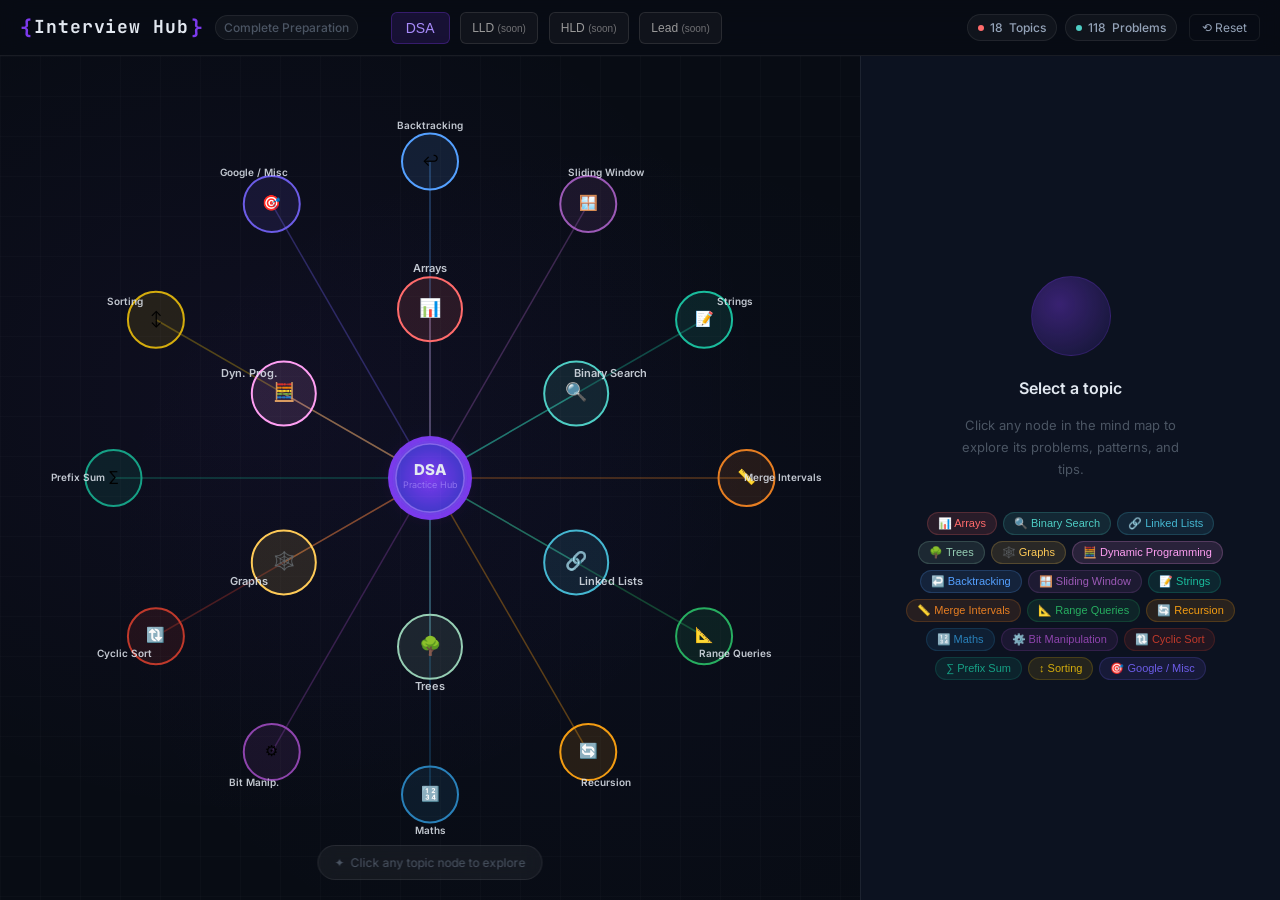
<file: index.html>
<!DOCTYPE html>
<html lang="en">
<head>
  <meta charset="UTF-8" />
  <meta name="viewport" content="width=device-width, initial-scale=1.0" />
  <title>DSA Practice Hub</title>
  <link rel="preconnect" href="https://fonts.googleapis.com" />
  <link rel="preconnect" href="https://fonts.gstatic.com" crossorigin />
  <link href="https://fonts.googleapis.com/css2?family=Inter:wght@300;400;500;600;700&family=JetBrains+Mono:wght@400;500&display=swap" rel="stylesheet" />
  <link rel="stylesheet" href="style.css" />
</head>
<body>

  <!-- ── Header ─────────────────────────────────────────── -->
  <header class="header">
    <div class="header-left">
      <div class="logo">
        <span class="logo-bracket">{</span>
        <span class="logo-text">Interview Hub</span>
        <span class="logo-bracket">}</span>
      </div>
      <span class="header-subtitle">Complete Preparation</span>
      <!-- Section tabs - scrollable on mobile -->
      <div style="display: flex; gap: 0.75rem; margin-left: 1.5rem; overflow-x: auto; flex-wrap: nowrap;">
        <button class="section-btn active" onclick="showSection('dsa')" style="padding: 0.5rem 1rem; background: rgba(124, 58, 237, 0.15); border: 1px solid rgba(124, 58, 237, 0.3); border-radius: 6px; color: #a78bfa; cursor: pointer; font-size: 14px; font-weight: 500; white-space: nowrap; flex-shrink: 0;">
          DSA
        </button>
        <button class="section-btn" onclick="showSection('lld')" style="padding: 0.5rem 0.8rem; background: rgba(100, 100, 100, 0.1); border: 1px solid rgba(100, 100, 100, 0.3); border-radius: 6px; color: #999; cursor: pointer; font-size: 12px; font-weight: 500; white-space: nowrap; flex-shrink: 0;">
          LLD <span style="font-size: 10px; opacity: 0.7;">(soon)</span>
        </button>
        <button class="section-btn" onclick="showSection('hld')" style="padding: 0.5rem 0.8rem; background: rgba(100, 100, 100, 0.1); border: 1px solid rgba(100, 100, 100, 0.3); border-radius: 6px; color: #999; cursor: pointer; font-size: 12px; font-weight: 500; white-space: nowrap; flex-shrink: 0;">
          HLD <span style="font-size: 10px; opacity: 0.7;">(soon)</span>
        </button>
        <button class="section-btn" onclick="showSection('leadership')" style="padding: 0.5rem 0.8rem; background: rgba(100, 100, 100, 0.1); border: 1px solid rgba(100, 100, 100, 0.3); border-radius: 6px; color: #999; cursor: pointer; font-size: 12px; font-weight: 500; white-space: nowrap; flex-shrink: 0;">
          Lead <span style="font-size: 10px; opacity: 0.7;">(soon)</span>
        </button>
      </div>
    </div>
    <div class="header-right">
      <div class="stats-bar">
        <div class="stat-chip">
          <span class="stat-dot" style="background:#FF6B6B"></span>
          <span id="totalTopics">0</span> Topics
        </div>
        <div class="stat-chip">
          <span class="stat-dot" style="background:#4ECDC4"></span>
          <span id="totalProblems">0</span> Problems
        </div>
      </div>
      <button class="btn-ghost" id="resetBtn" title="Reset view">⟲ Reset</button>
    </div>
  </header>

  <!-- ── Main Layout ─────────────────────────────────────── -->
  <main class="main-layout">

    <!-- Mind Map Canvas -->
    <div class="map-area" id="mapArea">
      <svg id="mindmapSvg" class="mindmap-svg">
        <defs>
          <radialGradient id="centerGrad" cx="50%" cy="50%" r="50%">
            <stop offset="0%" stop-color="#7C3AED" />
            <stop offset="100%" stop-color="#4338CA" />
          </radialGradient>
          <filter id="glow" x="-40%" y="-40%" width="180%" height="180%">
            <feGaussianBlur stdDeviation="4" result="blur" />
            <feMerge>
              <feMergeNode in="blur" />
              <feMergeNode in="SourceGraphic" />
            </feMerge>
          </filter>
          <filter id="softGlow" x="-60%" y="-60%" width="220%" height="220%">
            <feGaussianBlur stdDeviation="8" result="blur" />
            <feMerge>
              <feMergeNode in="blur" />
              <feMergeNode in="SourceGraphic" />
            </feMerge>
          </filter>
          <filter id="subtleGlow" x="-20%" y="-20%" width="140%" height="140%">
            <feGaussianBlur stdDeviation="2" result="blur" />
            <feMerge>
              <feMergeNode in="blur" />
              <feMergeNode in="SourceGraphic" />
            </feMerge>
          </filter>
        </defs>
        <!-- Rendered by JS -->
      </svg>

      <!-- Hint pill -->
      <div class="map-hint" id="mapHint">
        <span>✦</span> Click any topic node to explore
      </div>
    </div>

    <!-- Detail Panel -->
    <aside class="detail-panel" id="detailPanel">

      <!-- Empty State -->
      <div class="panel-empty" id="panelEmpty">
        <!-- Desktop: Mind map hint -->
        <div id="desktopEmpty" style="display: flex; flex-direction: column; align-items: center; justify-content: center; height: 100%; gap: 12px;">
          <div class="empty-orb"></div>
          <h3>Select a topic</h3>
          <p>Click any node in the mind map to explore its problems, patterns, and tips.</p>
          <div class="empty-topics-preview" id="emptyTopicsPreview">
            <!-- Filled by JS with quick-access chips -->
          </div>
        </div>
        <!-- Mobile: Topics list with explore buttons -->
        <div id="mobileTopicsView" style="display: none; width: 100%; overflow-y: auto; padding: 1rem; gap: 0.75rem; flex-direction: column;">
          <h3 style="margin: 0 0 1rem 0; font-size: 16px;">All Topics</h3>
          <div id="mobileTopicsGrid" style="display: grid; grid-template-columns: 1fr; gap: 12px;"></div>
        </div>
      </div>

      <!-- Topic Content -->
      <div class="panel-content hidden" id="panelContent">

        <!-- Topic Header -->
        <div class="topic-header" id="topicHeader">
          <button class="back-btn" id="backBtn">
            <span class="back-arrow">←</span> All Topics
          </button>
          <div class="topic-hero">
            <div class="topic-icon" id="topicIcon"></div>
            <div class="topic-hero-text">
              <h2 class="topic-name" id="topicName"></h2>
              <div class="topic-badges" id="topicBadges"></div>
            </div>
          </div>
        </div>

        <!-- Scroll area -->
        <div class="panel-scroll" id="panelScroll">

          <!-- Tips -->
          <section class="tips-section">
            <div class="section-label">
              <span class="section-icon">💡</span>
              <span>Key Patterns & Tips</span>
            </div>
            <ul class="tips-list" id="tipsList"></ul>
          </section>

          <!-- Problems -->
          <section class="problems-section">
            <div class="section-label">
              <span class="section-icon">🧩</span>
              <span>Problems</span>
              <span class="badge" id="problemCountBadge"></span>
            </div>
            <div class="problems-grid" id="problemsGrid"></div>
            <div style="text-align: center; margin-top: 1.5rem; padding-top: 1.5rem; border-top: 1px solid rgba(255,255,255,0.1);">
              <a id="exploreTopicLink" href="#" style="display: inline-block; padding: 0.75rem 1.5rem; background: rgba(124, 58, 237, 0.15); border: 1px solid rgba(124, 58, 237, 0.3); border-radius: 6px; color: #a78bfa; text-decoration: none; font-size: 14px; transition: all 0.2s; cursor: pointer;">
                Explore Full Topic →
              </a>
            </div>
          </section>

        </div>
      </div>
    </aside>
  </main>

  <!-- ── Problem Modal ───────────────────────────────────── -->
  <div class="modal-backdrop hidden" id="modalBackdrop">
    <div class="modal" id="modal" role="dialog" aria-modal="true">
      <div class="modal-header">
        <div class="modal-meta">
          <span class="modal-difficulty" id="modalDifficulty"></span>
          <span class="modal-num" id="modalNum"></span>
        </div>
        <h3 class="modal-title" id="modalTitle"></h3>
        <button class="modal-close" id="modalClose" aria-label="Close">✕</button>
      </div>
      <div class="modal-body">
        <div class="notes-header">
          <span class="notes-icon">📋</span>
          <span>Algorithm Notes</span>
        </div>
        <div class="notes-content" id="modalNotes"></div>
        <div class="modal-footer">
          <a class="btn-lc" id="modalLcLink" href="#" target="_blank" rel="noopener noreferrer">
            <svg width="16" height="16" viewBox="0 0 24 24" fill="currentColor">
              <path d="M13.483 0a1.374 1.374 0 0 0-.961.438L7.116 6.226l-3.854 4.126a5.266 5.266 0 0 0-1.209 2.104 5.35 5.35 0 0 0-.125.513 5.527 5.527 0 0 0 .062 2.362 5.83 5.83 0 0 0 .349 1.017 5.938 5.938 0 0 0 1.271 1.818l4.277 4.193.039.038c2.248 2.165 5.852 2.133 8.063-.074l2.396-2.392c.54-.54.54-1.414.003-1.955a1.378 1.378 0 0 0-1.951-.003l-2.396 2.392a3.021 3.021 0 0 1-4.205.038l-.02-.019-4.276-4.193c-.652-.64-.972-1.469-.948-2.263a2.68 2.68 0 0 1 .066-.523 2.545 2.545 0 0 1 .619-1.164L9.13 8.114c1.058-1.134 3.204-1.27 4.43-.278l3.501 2.831c.593.48 1.461.387 1.94-.207a1.384 1.384 0 0 0-.207-1.943l-3.5-2.831c-.8-.647-1.766-1.045-2.774-1.202l2.015-2.158A1.384 1.384 0 0 0 13.483 0zm-2.866 12.815a1.38 1.38 0 0 0-1.38 1.382 1.38 1.38 0 0 0 1.38 1.382H20.79a1.38 1.38 0 0 0 1.38-1.382 1.38 1.38 0 0 0-1.38-1.382z"/>
            </svg>
            Open on LeetCode
            <span class="btn-arrow">↗</span>
          </a>
          <button class="btn-ghost-sm" id="modalFileBtn">
            <span>📂</span> View file path
          </button>
        </div>
        <div class="file-path hidden" id="modalFilePath"></div>
      </div>
    </div>
  </div>

  <!-- ── Notes Layout (hidden by default) ──────────────────── -->
  <div class="notes-layout hidden" id="notesLayout">

    <!-- Notes Sidebar -->
    <aside class="notes-sidebar" id="notesSidebar">
      <div class="notes-nav" id="notesNav"></div>
    </aside>

    <!-- Notes Content Area -->
    <div class="notes-content-area" id="notesContentArea">
      <div class="notes-empty" id="notesEmpty">
        <div class="empty-orb" style="background:radial-gradient(circle at 35% 35%,rgba(20,184,166,0.4),rgba(6,95,70,0.1))"></div>
        <h3>Select a note</h3>
        <p>Pick any reference from the sidebar to read it here.</p>
      </div>
      <div class="notes-viewer hidden" id="notesViewer">
        <div class="notes-viewer-header" id="notesViewerHeader"></div>
        <div class="notes-md" id="notesMd"></div>
      </div>
    </div>

  </div>

  <script src="data.js"></script>
  <script src="notes-data.js"></script>
  <script src="app.js"></script>
  <script src="notes-app.js"></script>
</body>
</html>
</file>
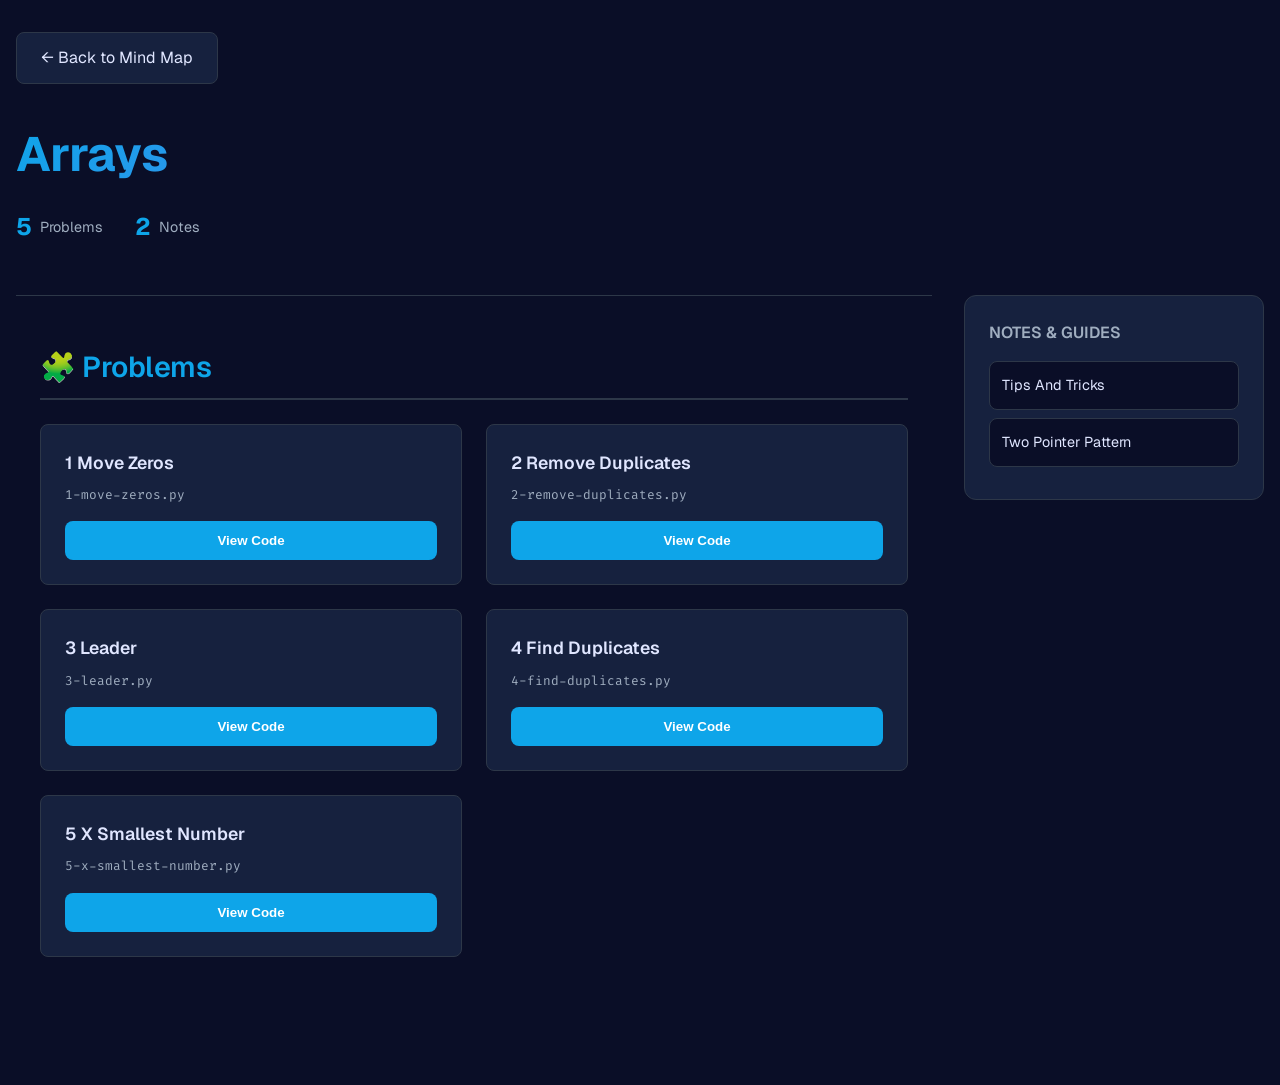
<file: dsa-topic-dynamic.html>
<!DOCTYPE html>
<html lang="en">
<head>
  <meta charset="UTF-8">
  <meta name="viewport" content="width=device-width, initial-scale=1.0">
  <title>Topic - Interview Prep Hub</title>
  <link rel="preconnect" href="https://fonts.googleapis.com">
  <link rel="preconnect" href="https://fonts.gstatic.com" crossorigin>
  <link href="https://fonts.googleapis.com/css2?family=Geist:wght@400;500;600;700&family=Fira+Code:wght@400;600&display=swap" rel="stylesheet">
  <link rel="stylesheet" href="styles-new.css">
  <link rel="stylesheet" href="enhanced.css">
  <style>
    :root {
      --bg-primary: #0a0e27;
      --bg-secondary: #16213e;
      --text-primary: #e0e6ff;
      --text-secondary: #a0aec0;
      --border-color: #2d3748;
      --accent-blue: #0ea5e9;
      --accent-purple: #a855f7;
      --radius-md: 8px;
      --radius-lg: 12px;
    }

    body {
      background: var(--bg-primary);
      color: var(--text-primary);
      font-family: 'Geist', sans-serif;
      line-height: 1.6;
      margin: 0;
      padding: 0;
    }

    .container {
      max-width: 1400px;
      margin: 0 auto;
      padding: 2rem 1rem;
    }

    .back-button {
      display: inline-block;
      margin-bottom: 2rem;
      padding: 0.75rem 1.5rem;
      background: var(--bg-secondary);
      border: 1px solid var(--border-color);
      color: var(--text-primary);
      border-radius: var(--radius-md);
      cursor: pointer;
      text-decoration: none;
      transition: all 0.2s;
    }

    .back-button:hover {
      border-color: var(--accent-blue);
    }

    .topic-header {
      margin-bottom: 3rem;
    }

    .topic-title {
      font-size: 3rem;
      font-weight: 700;
      margin: 0 0 0.5rem 0;
      background: linear-gradient(135deg, var(--accent-blue), var(--accent-purple));
      -webkit-background-clip: text;
      -webkit-text-fill-color: transparent;
      background-clip: text;
    }

    .topic-stats {
      display: flex;
      gap: 2rem;
      margin-top: 1rem;
      flex-wrap: wrap;
    }

    .stat {
      display: flex;
      align-items: center;
      gap: 0.5rem;
    }

    .stat-number {
      font-size: 1.5rem;
      font-weight: 700;
      color: var(--accent-blue);
    }

    .stat-label {
      color: var(--text-secondary);
      font-size: 0.9rem;
    }

    .content-grid {
      display: grid;
      grid-template-columns: 1fr 300px;
      gap: 2rem;
    }

    @media (max-width: 1024px) {
      .content-grid {
        grid-template-columns: 1fr;
      }
    }

    .main-content {
      order: 1;
    }

    .sidebar {
      order: 2;
      background: var(--bg-secondary);
      border: 1px solid var(--border-color);
      border-radius: var(--radius-lg);
      padding: 1.5rem;
      height: fit-content;
      position: sticky;
      top: 2rem;
    }

    @media (max-width: 1024px) {
      .sidebar {
        position: static;
        margin-bottom: 2rem;
      }
    }

    .section {
      margin-bottom: 3rem;
    }

    .section-title {
      font-size: 1.8rem;
      font-weight: 600;
      margin-bottom: 1.5rem;
      color: var(--accent-blue);
      border-bottom: 2px solid var(--border-color);
      padding-bottom: 0.5rem;
    }

    .problems-grid {
      display: grid;
      grid-template-columns: repeat(auto-fill, minmax(300px, 1fr));
      gap: 1.5rem;
    }

    .problem-card {
      background: var(--bg-secondary);
      border: 1px solid var(--border-color);
      border-radius: var(--radius-md);
      padding: 1.5rem;
      cursor: pointer;
      transition: all 0.2s;
      display: flex;
      flex-direction: column;
    }

    .problem-card:hover {
      border-color: var(--accent-blue);
      box-shadow: 0 0 20px rgba(14, 165, 233, 0.2);
    }

    .problem-name {
      font-weight: 600;
      font-size: 1.1rem;
      margin-bottom: 0.5rem;
      color: var(--text-primary);
    }

    .problem-file {
      font-size: 0.8rem;
      color: var(--text-secondary);
      margin-bottom: 1rem;
      font-family: 'Fira Code', monospace;
    }

    .view-button {
      margin-top: auto;
      padding: 0.75rem 1rem;
      background: var(--accent-blue);
      border: none;
      border-radius: var(--radius-md);
      color: white;
      cursor: pointer;
      font-weight: 600;
      transition: all 0.2s;
    }

    .view-button:hover {
      background: var(--accent-purple);
    }

    .notes-section h3 {
      font-size: 1rem;
      font-weight: 600;
      color: var(--text-secondary);
      text-transform: uppercase;
      margin-bottom: 1rem;
    }

    .note-item {
      padding: 0.75rem;
      background: var(--bg-primary);
      border: 1px solid var(--border-color);
      border-radius: var(--radius-md);
      cursor: pointer;
      margin-bottom: 0.5rem;
      transition: all 0.2s;
      font-size: 0.9rem;
      max-width: 100%;
      overflow: hidden;
      text-overflow: ellipsis;
    }

    .note-item:hover {
      background: var(--bg-primary);
      border-color: var(--accent-blue);
    }

    /* Modal Styles */
    .modal {
      display: none;
      position: fixed;
      top: 0;
      left: 0;
      right: 0;
      bottom: 0;
      background: rgba(0, 0, 0, 0.7);
      z-index: 1000;
      overflow-y: auto;
      padding: 1rem;
    }

    .modal.active {
      display: flex;
      align-items: flex-start;
      justify-content: center;
      padding-top: 2rem;
    }

    .modal-content {
      background: var(--bg-secondary);
      border: 1px solid var(--border-color);
      border-radius: var(--radius-lg);
      padding: 2rem;
      max-width: 900px;
      width: 100%;
      max-height: 90vh;
      overflow-y: auto;
      position: relative;
    }

    .modal-header {
      display: flex;
      justify-content: space-between;
      align-items: center;
      margin-bottom: 1.5rem;
      padding-bottom: 1rem;
      border-bottom: 1px solid var(--border-color);
    }

    .modal-title {
      font-size: 1.5rem;
      font-weight: 600;
    }

    .modal-close {
      background: none;
      border: none;
      color: var(--text-secondary);
      font-size: 1.5rem;
      cursor: pointer;
      padding: 0;
      width: 30px;
      height: 30px;
      display: flex;
      align-items: center;
      justify-content: center;
    }

    .modal-close:hover {
      color: var(--text-primary);
    }

    .code-block {
      background: #1e1e1e;
      border: 1px solid var(--border-color);
      border-radius: var(--radius-md);
      padding: 1rem;
      overflow-x: auto;
      margin: 1rem 0;
      font-size: 0.9rem;
      font-family: 'Fira Code', monospace;
      line-height: 1.5;
    }

    .dp-category {
      background: var(--bg-secondary);
      border: 1px solid var(--border-color);
      border-radius: var(--radius-md);
      padding: 1.5rem;
      margin-bottom: 2rem;
    }

    .dp-category-title {
      font-size: 1.3rem;
      font-weight: 600;
      color: var(--accent-purple);
      margin-bottom: 1rem;
      border-bottom: 1px solid var(--border-color);
      padding-bottom: 0.5rem;
    }

    .loading {
      text-align: center;
      padding: 3rem;
      font-size: 1.1rem;
      color: var(--text-secondary);
    }

    .error {
      background: rgba(239, 68, 68, 0.1);
      border: 1px solid rgba(239, 68, 68, 0.3);
      border-radius: var(--radius-md);
      padding: 1.5rem;
      color: #fca5a5;
      margin: 2rem 0;
    }
  </style>
</head>
<body>
  <div class="container">
    <a href="index.html" class="back-button">&larr; Back to Mind Map</a>

    <div class="topic-header" id="topicHeader">
      <div class="loading">Loading topic data...</div>
    </div>

    <div class="content-grid">
      <div class="main-content" id="mainContent"></div>
      <div class="sidebar" id="sidebar"></div>
    </div>
  </div>

  <!-- Code Modal -->
  <div class="modal" id="codeModal">
    <div class="modal-content">
      <div class="modal-header">
        <h2 class="modal-title" id="codeModalTitle">Code</h2>
        <button class="modal-close" onclick="closeModal('codeModal')">&times;</button>
      </div>
      <div id="codeModalBody"></div>
    </div>
  </div>

  <!-- Note Modal -->
  <div class="modal" id="noteModal">
    <div class="modal-content">
      <div class="modal-header">
        <h2 class="modal-title" id="noteModalTitle">Note</h2>
        <button class="modal-close" onclick="closeModal('noteModal')">&times;</button>
      </div>
      <div id="noteModalBody"></div>
    </div>
  </div>

  <script src="md-renderer.js"></script>
  <script>
    let allData = {};
    let problemCodes = {};

    // Load data
    async function loadData() {
      try {
        console.log('Starting to load all-data.json...');
        console.log('Current location:', window.location.href);

        // Try multiple paths
        const paths = [
          'all-data.json',
          './all-data.json',
          '/all-data.json'
        ];

        let response = null;
        let lastError = null;

        for (const path of paths) {
          try {
            console.log('Trying path:', path);
            response = await fetch(path);
            if (response.ok) {
              console.log('Successfully fetched from:', path);
              break;
            }
          } catch (err) {
            lastError = err;
            console.log('Failed path:', path, err);
          }
        }

        if (!response || !response.ok) {
          throw new Error(`Failed to fetch all-data.json from any path. Last error: ${lastError?.message}`);
        }

        const text = await response.text();
        console.log('Response text length:', text.length);

        allData = JSON.parse(text);
        console.log('JSON parsed successfully. Topics:', Object.keys(allData).join(', '));

        renderTopic();
      } catch (error) {
        console.error('Error loading data:', error);
        console.error('Error message:', error.message);
        document.getElementById('topicHeader').innerHTML = '<div class="error">Error loading data: ' + error.message + '. Check console (F12) or ensure all-data.json exists.</div>';
      }
    }

    // Get topic from URL
    function getTopicFromURL() {
      const params = new URLSearchParams(window.location.search);
      return params.get('topic') || 'Array';
    }

    // Render topic
    function renderTopic() {
      problemCodes = {};  // Clear previous codes
      const topicName = getTopicFromURL();
      const topicData = allData[topicName];

      if (!topicData) {
        document.getElementById('topicHeader').innerHTML = `<div class="error">Topic "${topicName}" not found</div>`;
        return;
      }

      // Header
      const problems = topicData.problems || [];
      const notes = topicData.notes || [];
      const displayName = topicData.displayName || topicName;
      const headerHTML = `
        <h1 class="topic-title">${displayName}</h1>
        <div class="topic-stats">
          <div class="stat">
            <span class="stat-number">${problems.length}</span>
            <span class="stat-label">Problems</span>
          </div>
          <div class="stat">
            <span class="stat-number">${notes.length}</span>
            <span class="stat-label">Notes</span>
          </div>
        </div>
      `;
      document.getElementById('topicHeader').innerHTML = headerHTML;

      // Main content
      let mainHTML = '';

      // Problems section
      mainHTML += '<div class="section">';
      mainHTML += '<h2 class="section-title">🧩 Problems</h2>';

      // Special handling for DP
      if (topicName === 'DP' && topicData.categories) {
        mainHTML += '<div style="font-size: 0.9rem; color: var(--text-secondary); margin-bottom: 1.5rem;">Core DP Problems</div>';
        mainHTML += renderProblems(problems);

        for (const [categoryName, categoryData] of Object.entries(topicData.categories)) {
          mainHTML += '<div class="dp-category">';
          mainHTML += `<h3 class="dp-category-title">${categoryName}</h3>`;
          mainHTML += renderProblems(categoryData.problems || []);
          mainHTML += '</div>';
        }
      } else {
        mainHTML += renderProblems(problems);
      }
      mainHTML += '</div>';

      document.getElementById('mainContent').innerHTML = mainHTML;

      // Sidebar with notes
      let sidebarHTML = '<div class="notes-section"><h3>Notes & Guides</h3>';
      if (notes.length > 0) {
        notes.forEach((note, idx) => {
          const noteId = 'note_' + Date.now() + '_' + idx;
          problemCodes[noteId] = { topic: topicName, name: note.name, content: note.content };
          sidebarHTML += `<div class="note-item" onclick="openNoteModal('${noteId}')">${escapeHtml(note.name)}</div>`;
        });
      } else {
        sidebarHTML += '<div style="color: var(--text-secondary); font-size: 0.9rem;">No notes available</div>';
      }
      sidebarHTML += '</div>';
      document.getElementById('sidebar').innerHTML = sidebarHTML;
    }

    // Render problems grid
    function renderProblems(problems) {
      if (problems.length === 0) {
        return '<div style="color: var(--text-secondary);">No problems found</div>';
      }

      let html = '<div class="problems-grid">';
      problems.forEach((problem, idx) => {
        const displayName = problem.name || problem.filename;
        const codeId = 'code_' + Date.now() + '_' + Math.random().toString(36).substr(2, 9);
        problemCodes[codeId] = problem.code;

        html += `
          <div class="problem-card">
            <div class="problem-name">${escapeHtml(displayName)}</div>
            <div class="problem-file">${escapeHtml(problem.filename)}</div>
            <button class="view-button" onclick="openCodeModal('${escapeHtml(displayName)}', '${codeId}')">View Code</button>
          </div>
        `;
      });
      html += '</div>';
      return html;
    }

    // Open code modal
    function openCodeModal(name, codeId) {
      document.getElementById('codeModalTitle').textContent = name;
      const code = problemCodes[codeId] || 'Code not found';
      const codeBlock = `<pre class="code-block"><code>${escapeHtml(code)}</code></pre>`;
      document.getElementById('codeModalBody').innerHTML = codeBlock;
      document.getElementById('codeModal').classList.add('active');
    }

    // Open note modal
    function openNoteModal(noteId) {
      const noteData = problemCodes[noteId];
      if (!noteData || !noteData.content) {
        console.error('Note not found:', noteId);
        return;
      }

      document.getElementById('noteModalTitle').textContent = noteData.name;
      const renderedHTML = window.markdownToHTML ? window.markdownToHTML(noteData.content) : `<pre>${escapeHtml(noteData.content)}</pre>`;
      document.getElementById('noteModalBody').innerHTML = renderedHTML;
      document.getElementById('noteModal').classList.add('active');
    }

    // Close modal
    function closeModal(modalId) {
      document.getElementById(modalId).classList.remove('active');
    }

    // Escape key closes modal
    document.addEventListener('keydown', (e) => {
      if (e.key === 'Escape') {
        document.getElementById('codeModal').classList.remove('active');
        document.getElementById('noteModal').classList.remove('active');
      }
    });

    // Click outside modal closes it
    document.getElementById('codeModal').addEventListener('click', (e) => {
      if (e.target.id === 'codeModal') closeModal('codeModal');
    });

    document.getElementById('noteModal').addEventListener('click', (e) => {
      if (e.target.id === 'noteModal') closeModal('noteModal');
    });

    // Helper to escape HTML
    function escapeHtml(text) {
      const div = document.createElement('div');
      div.textContent = text;
      return div.innerHTML;
    }

    // Load on page load
    window.addEventListener('load', loadData);
  </script>
</body>
</html>
</file>
<file: style.css>
/* ═══════════════════════════════════════════════════════════════
   DSA Practice Hub — Stylesheet
   Dark theme, smooth animations, glassmorphism accents
   ═══════════════════════════════════════════════════════════════ */

/* ── Custom Properties ──────────────────────────────────────── */
:root {
  --bg-base:      #080c14;
  --bg-surface:   #0d1421;
  --bg-card:      #111827;
  --bg-card-hover:#161f32;
  --bg-panel:     #0c1220;

  --border:       rgba(255,255,255,0.07);
  --border-hover: rgba(255,255,255,0.15);

  --text-primary:  #e2e8f0;
  --text-secondary:#94a3b8;
  --text-muted:    #4b5563;

  --accent:       #7C3AED;
  --accent-soft:  rgba(124,58,237,0.15);

  --easy:   #22c55e;
  --medium: #f59e0b;
  --hard:   #ef4444;

  --radius-sm: 6px;
  --radius-md: 10px;
  --radius-lg: 16px;
  --radius-xl: 24px;

  --shadow-sm: 0 1px 3px rgba(0,0,0,0.4);
  --shadow-md: 0 4px 20px rgba(0,0,0,0.5);
  --shadow-lg: 0 12px 48px rgba(0,0,0,0.7);

  --panel-w: 420px;
  --header-h: 56px;

  --transition: 0.2s cubic-bezier(0.4, 0, 0.2, 1);
  --transition-slow: 0.4s cubic-bezier(0.4, 0, 0.2, 1);
  --spring: 0.3s cubic-bezier(0.34, 1.56, 0.64, 1);
}

/* ── Reset ───────────────────────────────────────────────────── */
*, *::before, *::after { box-sizing: border-box; margin: 0; padding: 0; }

html, body {
  height: 100%;
  overflow: hidden;
  background: var(--bg-base);
  color: var(--text-primary);
  font-family: 'Inter', system-ui, sans-serif;
  font-size: 14px;
  line-height: 1.6;
  -webkit-font-smoothing: antialiased;
}

/* ── Scrollbar ───────────────────────────────────────────────── */
::-webkit-scrollbar { width: 5px; }
::-webkit-scrollbar-track { background: transparent; }
::-webkit-scrollbar-thumb { background: rgba(255,255,255,0.08); border-radius: 99px; }
::-webkit-scrollbar-thumb:hover { background: rgba(255,255,255,0.14); }

/* ── Header ──────────────────────────────────────────────────── */
.header {
  height: var(--header-h);
  display: flex;
  align-items: center;
  justify-content: space-between;
  padding: 0 20px;
  background: rgba(8,12,20,0.9);
  border-bottom: 1px solid var(--border);
  backdrop-filter: blur(12px);
  position: relative;
  z-index: 20;
  flex-shrink: 0;
}

.header-left {
  display: flex;
  align-items: center;
  gap: 12px;
}

.logo {
  display: flex;
  align-items: center;
  gap: 2px;
  font-family: 'JetBrains Mono', monospace;
  font-size: 18px;
  font-weight: 700;
}

.logo-bracket {
  color: var(--accent);
  font-size: 20px;
}

.logo-text {
  color: var(--text-primary);
  letter-spacing: 0.05em;
}

.header-subtitle {
  color: var(--text-muted);
  font-size: 12px;
  font-weight: 500;
  padding: 2px 8px;
  background: rgba(255,255,255,0.04);
  border: 1px solid var(--border);
  border-radius: 99px;
}

.header-right {
  display: flex;
  align-items: center;
  gap: 12px;
}

.stats-bar {
  display: flex;
  align-items: center;
  gap: 8px;
}

.stat-chip {
  display: flex;
  align-items: center;
  gap: 6px;
  padding: 3px 10px;
  background: rgba(255,255,255,0.04);
  border: 1px solid var(--border);
  border-radius: 99px;
  font-size: 12px;
  color: var(--text-secondary);
  font-weight: 500;
}

.stat-dot {
  width: 6px;
  height: 6px;
  border-radius: 50%;
}

.btn-ghost {
  background: none;
  border: 1px solid var(--border);
  color: var(--text-secondary);
  padding: 5px 12px;
  border-radius: var(--radius-sm);
  cursor: pointer;
  font-size: 12px;
  font-family: inherit;
  transition: all var(--transition);
}

.btn-ghost:hover {
  border-color: var(--border-hover);
  color: var(--text-primary);
  background: rgba(255,255,255,0.04);
}

/* ── Main Layout ──────────────────────────────────────────────── */
.main-layout {
  display: flex;
  height: calc(100vh - var(--header-h));
  overflow: hidden;
}

/* ── Mind Map Area ────────────────────────────────────────────── */
.map-area {
  flex: 1;
  position: relative;
  overflow: hidden;
  background:
    radial-gradient(ellipse at 30% 40%, rgba(124,58,237,0.06) 0%, transparent 60%),
    radial-gradient(ellipse at 70% 60%, rgba(67,56,202,0.04) 0%, transparent 60%),
    var(--bg-base);
}

/* Subtle grid */
.map-area::before {
  content: '';
  position: absolute;
  inset: 0;
  background-image:
    linear-gradient(rgba(255,255,255,0.015) 1px, transparent 1px),
    linear-gradient(90deg, rgba(255,255,255,0.015) 1px, transparent 1px);
  background-size: 40px 40px;
  pointer-events: none;
}

.mindmap-svg {
  width: 100%;
  height: 100%;
  display: block;
}

/* Hint pill */
.map-hint {
  position: absolute;
  bottom: 20px;
  left: 50%;
  transform: translateX(-50%);
  background: rgba(255,255,255,0.05);
  border: 1px solid rgba(255,255,255,0.08);
  backdrop-filter: blur(8px);
  padding: 7px 16px;
  border-radius: 99px;
  font-size: 12px;
  color: var(--text-muted);
  display: flex;
  align-items: center;
  gap: 6px;
  transition: opacity 0.4s;
  pointer-events: none;
}

.map-hint.hidden { opacity: 0; }

/* ── Mind Map SVG Elements ────────────────────────────────────── */
.mm-line {
  stroke-width: 1.5;
  fill: none;
  opacity: 0.35;
  transition: opacity var(--transition);
}

.mm-line.active { opacity: 0.7; }

.mm-node {
  cursor: pointer;
}

.mm-node-circle {
  stroke-width: 2;
  transition: all var(--transition);
}

.mm-node:hover .mm-node-circle {
  stroke-width: 2.5;
}

.mm-node.selected .mm-node-circle {
  stroke-width: 3;
}

.mm-node-label {
  font-family: 'Inter', sans-serif;
  font-size: 11px;
  font-weight: 600;
  fill: var(--text-primary);
  text-anchor: middle;
  pointer-events: none;
  transition: opacity var(--transition);
}

.mm-node-emoji {
  font-size: 16px;
  text-anchor: middle;
  dominant-baseline: middle;
  pointer-events: none;
}

/* Center node pulse animation */
@keyframes centerPulse {
  0%, 100% { r: 42; opacity: 0.15; }
  50%       { r: 52; opacity: 0.05; }
}

.center-pulse-ring {
  animation: centerPulse 3s ease-in-out infinite;
  fill: var(--accent);
  pointer-events: none;
}

/* Node entrance animation */
@keyframes nodeIn {
  from { opacity: 0; transform: scale(0.5); }
  to   { opacity: 1; transform: scale(1); }
}

.mm-node { animation: nodeIn var(--spring) both; }
.mm-line { animation: fadeIn 0.5s ease both; }

@keyframes fadeIn {
  from { opacity: 0; }
  to   { opacity: 0.35; }
}

/* ── Detail Panel ─────────────────────────────────────────────── */
.detail-panel {
  width: var(--panel-w);
  background: var(--bg-panel);
  border-left: 1px solid var(--border);
  display: flex;
  flex-direction: column;
  overflow: hidden;
  position: relative;
  flex-shrink: 0;
  transition: width var(--transition-slow);
}

/* Empty State */
.panel-empty {
  flex: 1;
  display: flex;
  flex-direction: column;
  align-items: center;
  justify-content: center;
  padding: 32px 24px;
  gap: 12px;
  text-align: center;
}

.empty-orb {
  width: 80px;
  height: 80px;
  border-radius: 50%;
  background: radial-gradient(circle at 35% 35%, rgba(124,58,237,0.4), rgba(67,56,202,0.1));
  border: 1px solid rgba(124,58,237,0.2);
  margin-bottom: 8px;
  animation: orbFloat 4s ease-in-out infinite;
}

@keyframes orbFloat {
  0%, 100% { transform: translateY(0); }
  50%       { transform: translateY(-8px); }
}

.panel-empty h3 {
  font-size: 16px;
  font-weight: 600;
  color: var(--text-primary);
}

.panel-empty p {
  font-size: 13px;
  color: var(--text-muted);
  max-width: 240px;
  line-height: 1.7;
}

.empty-topics-preview {
  margin-top: 20px;
  display: flex;
  flex-wrap: wrap;
  gap: 6px;
  justify-content: center;
  max-width: 340px;
}

.topic-chip {
  padding: 4px 10px;
  border-radius: 99px;
  font-size: 11px;
  font-weight: 500;
  cursor: pointer;
  border: 1px solid transparent;
  transition: all var(--transition);
  display: flex;
  align-items: center;
  gap: 4px;
}

.topic-chip:hover {
  transform: translateY(-1px);
  border-color: rgba(255,255,255,0.1);
}

/* Topic Content Panel */
.panel-content {
  display: flex;
  flex-direction: column;
  height: 100%;
  overflow: hidden;
}

.panel-content.hidden { display: none; }

.topic-header {
  padding: 16px 20px 0;
  flex-shrink: 0;
  border-bottom: 1px solid var(--border);
  padding-bottom: 16px;
}

.back-btn {
  display: flex;
  align-items: center;
  gap: 6px;
  background: none;
  border: none;
  color: var(--text-muted);
  cursor: pointer;
  font-size: 12px;
  font-family: inherit;
  padding: 0;
  margin-bottom: 14px;
  transition: color var(--transition);
}

.back-btn:hover { color: var(--text-primary); }
.back-arrow { font-size: 14px; }

.topic-hero {
  display: flex;
  align-items: center;
  gap: 14px;
}

.topic-icon {
  width: 52px;
  height: 52px;
  border-radius: var(--radius-md);
  display: flex;
  align-items: center;
  justify-content: center;
  font-size: 24px;
  flex-shrink: 0;
}

.topic-hero-text { flex: 1; }

.topic-name {
  font-size: 18px;
  font-weight: 700;
  color: var(--text-primary);
  line-height: 1.2;
}

.topic-badges {
  display: flex;
  gap: 6px;
  margin-top: 6px;
  flex-wrap: wrap;
}

.badge {
  padding: 2px 8px;
  border-radius: 99px;
  font-size: 10px;
  font-weight: 600;
  text-transform: uppercase;
  letter-spacing: 0.05em;
}

.badge-ring-inner { background: rgba(124,58,237,0.2); color: #a78bfa; border: 1px solid rgba(124,58,237,0.3); }
.badge-ring-outer { background: rgba(20,184,166,0.15); color: #5eead4; border: 1px solid rgba(20,184,166,0.25); }
.badge-count      { background: rgba(255,255,255,0.06); color: var(--text-muted); border: 1px solid var(--border); }

/* Scrollable panel body */
.panel-scroll {
  flex: 1;
  overflow-y: auto;
  padding: 20px;
  display: flex;
  flex-direction: column;
  gap: 24px;
}

/* ── Tips Section ─────────────────────────────────────────────── */
.section-label {
  display: flex;
  align-items: center;
  gap: 8px;
  font-size: 11px;
  font-weight: 700;
  text-transform: uppercase;
  letter-spacing: 0.1em;
  color: var(--text-muted);
  margin-bottom: 12px;
}

.section-icon { font-size: 14px; }

.tips-list {
  list-style: none;
  display: flex;
  flex-direction: column;
  gap: 6px;
}

.tips-list li {
  display: flex;
  align-items: flex-start;
  gap: 10px;
  font-size: 13px;
  color: var(--text-secondary);
  line-height: 1.6;
  padding: 8px 12px;
  background: rgba(255,255,255,0.02);
  border: 1px solid var(--border);
  border-radius: var(--radius-sm);
  transition: background var(--transition);
}

.tips-list li:hover { background: rgba(255,255,255,0.04); }

.tip-bullet {
  width: 5px;
  height: 5px;
  border-radius: 50%;
  margin-top: 7px;
  flex-shrink: 0;
}

/* ── Problems Grid ────────────────────────────────────────────── */
.problems-grid {
  display: flex;
  flex-direction: column;
  gap: 8px;
}

.problem-card {
  background: var(--bg-card);
  border: 1px solid var(--border);
  border-radius: var(--radius-md);
  padding: 12px 14px;
  cursor: pointer;
  transition: all var(--transition);
  display: flex;
  align-items: center;
  gap: 12px;
  position: relative;
  overflow: hidden;
}

.problem-card::before {
  content: '';
  position: absolute;
  left: 0; top: 0; bottom: 0;
  width: 3px;
  border-radius: 3px 0 0 3px;
  transition: opacity var(--transition);
  opacity: 0;
}

.problem-card:hover {
  background: var(--bg-card-hover);
  border-color: var(--border-hover);
  transform: translateX(2px);
}

.problem-card:hover::before { opacity: 1; }

.problem-card.easy::before   { background: var(--easy); }
.problem-card.medium::before { background: var(--medium); }
.problem-card.hard::before   { background: var(--hard); }

.diff-badge {
  padding: 2px 7px;
  border-radius: 99px;
  font-size: 10px;
  font-weight: 600;
  flex-shrink: 0;
}

.diff-badge.easy   { background: rgba(34,197,94,0.12);  color: var(--easy);   border: 1px solid rgba(34,197,94,0.2); }
.diff-badge.medium { background: rgba(245,158,11,0.12); color: var(--medium); border: 1px solid rgba(245,158,11,0.2); }
.diff-badge.hard   { background: rgba(239,68,68,0.12);  color: var(--hard);   border: 1px solid rgba(239,68,68,0.2); }

.problem-info { flex: 1; min-width: 0; }

.problem-name {
  font-size: 13px;
  font-weight: 600;
  color: var(--text-primary);
  white-space: nowrap;
  overflow: hidden;
  text-overflow: ellipsis;
}

.problem-lc-num {
  font-size: 11px;
  color: var(--text-muted);
  font-family: 'JetBrains Mono', monospace;
  margin-top: 2px;
}

.problem-actions {
  display: flex;
  gap: 6px;
  flex-shrink: 0;
}

.action-btn {
  width: 28px;
  height: 28px;
  border-radius: var(--radius-sm);
  border: 1px solid var(--border);
  background: rgba(255,255,255,0.03);
  color: var(--text-muted);
  display: flex;
  align-items: center;
  justify-content: center;
  cursor: pointer;
  transition: all var(--transition);
  font-size: 12px;
  text-decoration: none;
}

.action-btn:hover {
  border-color: var(--border-hover);
  color: var(--text-primary);
  background: rgba(255,255,255,0.07);
}

/* ── Modal ────────────────────────────────────────────────────── */
.modal-backdrop {
  position: fixed;
  inset: 0;
  background: rgba(0,0,0,0.7);
  backdrop-filter: blur(4px);
  z-index: 100;
  display: flex;
  align-items: center;
  justify-content: center;
  padding: 20px;
  transition: opacity var(--transition);
}

.modal-backdrop.hidden {
  display: none;
}

.modal {
  background: var(--bg-card);
  border: 1px solid var(--border-hover);
  border-radius: var(--radius-xl);
  width: 100%;
  max-width: 560px;
  max-height: 82vh;
  display: flex;
  flex-direction: column;
  box-shadow: var(--shadow-lg);
  animation: modalIn var(--spring) both;
  overflow: hidden;
}

@keyframes modalIn {
  from { opacity: 0; transform: scale(0.94) translateY(10px); }
  to   { opacity: 1; transform: scale(1) translateY(0); }
}

.modal-header {
  padding: 20px 20px 16px;
  border-bottom: 1px solid var(--border);
  position: relative;
}

.modal-meta {
  display: flex;
  align-items: center;
  gap: 8px;
  margin-bottom: 8px;
}

.modal-difficulty {
  font-size: 10px;
  font-weight: 700;
  text-transform: uppercase;
  letter-spacing: 0.1em;
  padding: 2px 8px;
  border-radius: 99px;
}

.modal-difficulty.easy   { background: rgba(34,197,94,0.12);  color: var(--easy);   border: 1px solid rgba(34,197,94,0.2); }
.modal-difficulty.medium { background: rgba(245,158,11,0.12); color: var(--medium); border: 1px solid rgba(245,158,11,0.2); }
.modal-difficulty.hard   { background: rgba(239,68,68,0.12);  color: var(--hard);   border: 1px solid rgba(239,68,68,0.2); }

.modal-num {
  font-family: 'JetBrains Mono', monospace;
  font-size: 11px;
  color: var(--text-muted);
}

.modal-title {
  font-size: 20px;
  font-weight: 700;
  color: var(--text-primary);
  padding-right: 32px;
}

.modal-close {
  position: absolute;
  top: 18px;
  right: 18px;
  width: 30px;
  height: 30px;
  border-radius: var(--radius-sm);
  border: 1px solid var(--border);
  background: rgba(255,255,255,0.04);
  color: var(--text-muted);
  cursor: pointer;
  font-size: 14px;
  display: flex;
  align-items: center;
  justify-content: center;
  transition: all var(--transition);
  font-family: inherit;
}

.modal-close:hover {
  border-color: var(--border-hover);
  color: var(--text-primary);
  background: rgba(255,255,255,0.08);
}

.modal-body {
  flex: 1;
  overflow-y: auto;
  padding: 20px;
  display: flex;
  flex-direction: column;
  gap: 16px;
}

.notes-header {
  display: flex;
  align-items: center;
  gap: 8px;
  font-size: 11px;
  font-weight: 700;
  text-transform: uppercase;
  letter-spacing: 0.1em;
  color: var(--text-muted);
}

.notes-content {
  background: rgba(0,0,0,0.25);
  border: 1px solid var(--border);
  border-radius: var(--radius-md);
  padding: 16px;
  font-family: 'JetBrains Mono', monospace;
  font-size: 13px;
  line-height: 1.8;
  color: var(--text-secondary);
  white-space: pre-wrap;
  word-break: break-word;
}

/* Highlight text after \n\n as a mini heading */
.notes-content .notes-section-title {
  color: var(--text-primary);
  font-weight: 600;
  font-size: 12px;
}

.modal-footer {
  display: flex;
  align-items: center;
  gap: 10px;
}

.btn-lc {
  display: flex;
  align-items: center;
  gap: 8px;
  padding: 10px 18px;
  border-radius: var(--radius-md);
  background: #f89f1b;
  color: #1a1a1a;
  font-weight: 700;
  font-size: 13px;
  text-decoration: none;
  transition: all var(--transition);
  flex: 1;
  justify-content: center;
}

.btn-lc:hover {
  background: #f7b733;
  transform: translateY(-1px);
  box-shadow: 0 4px 16px rgba(248,159,27,0.3);
}

.btn-lc.no-link {
  background: var(--bg-card);
  color: var(--text-muted);
  border: 1px solid var(--border);
  cursor: not-allowed;
}

.btn-lc.no-link:hover {
  transform: none;
  box-shadow: none;
}

.btn-arrow { margin-left: auto; font-size: 12px; }

.btn-ghost-sm {
  display: flex;
  align-items: center;
  gap: 6px;
  padding: 10px 14px;
  border-radius: var(--radius-md);
  background: rgba(255,255,255,0.04);
  border: 1px solid var(--border);
  color: var(--text-muted);
  font-size: 12px;
  font-family: inherit;
  cursor: pointer;
  transition: all var(--transition);
  white-space: nowrap;
}

.btn-ghost-sm:hover {
  border-color: var(--border-hover);
  color: var(--text-primary);
  background: rgba(255,255,255,0.07);
}

.file-path {
  background: rgba(0,0,0,0.3);
  border: 1px solid var(--border);
  border-radius: var(--radius-sm);
  padding: 8px 12px;
  font-family: 'JetBrains Mono', monospace;
  font-size: 11px;
  color: var(--text-muted);
  word-break: break-all;
  transition: all var(--transition);
}

.file-path.hidden { display: none; }

/* ── Utility ──────────────────────────────────────────────────── */
.hidden { display: none !important; }

/* ── Entrance Animations ──────────────────────────────────────── */
@keyframes slideInRight {
  from { opacity: 0; transform: translateX(20px); }
  to   { opacity: 1; transform: translateX(0); }
}

@keyframes slideInUp {
  from { opacity: 0; transform: translateY(12px); }
  to   { opacity: 1; transform: translateY(0); }
}

.panel-content .topic-header { animation: slideInUp 0.3s ease both; }
.panel-content .tips-section  { animation: slideInUp 0.35s ease 0.05s both; }
.panel-content .problems-section { animation: slideInUp 0.35s ease 0.1s both; }

.problem-card { animation: slideInUp 0.3s ease both; }

/* Stagger problem cards */
.problem-card:nth-child(1) { animation-delay: 0.0s; }
.problem-card:nth-child(2) { animation-delay: 0.04s; }
.problem-card:nth-child(3) { animation-delay: 0.08s; }
.problem-card:nth-child(4) { animation-delay: 0.12s; }
.problem-card:nth-child(5) { animation-delay: 0.16s; }
.problem-card:nth-child(6) { animation-delay: 0.20s; }
.problem-card:nth-child(7) { animation-delay: 0.24s; }
.problem-card:nth-child(8) { animation-delay: 0.28s; }
.problem-card:nth-child(9) { animation-delay: 0.32s; }
.problem-card:nth-child(10){ animation-delay: 0.36s; }
.problem-card:nth-child(11){ animation-delay: 0.40s; }
.problem-card:nth-child(12){ animation-delay: 0.44s; }

/* ── Responsive ───────────────────────────────────────────────── */
@media (max-width: 768px) {
  :root {
    --panel-w: 100vw;
    --header-h: 60px;
  }

  .main-layout { flex-direction: column; }

  .map-area {
    height: 40vh;
    flex: none;
  }

  .detail-panel {
    width: 100%;
    height: 60vh;
    border-left: none;
    border-top: 1px solid var(--border);
    overflow-y: auto;
  }

  .stats-bar { display: none; }

  .header-left {
    flex-direction: column;
    gap: 8px;
  }

  .logo {
    font-size: 16px;
  }

  .header-right {
    gap: 8px;
  }

  /* Section tabs */
  .section-btn {
    padding: 0.4rem 0.8rem !important;
    font-size: 12px !important;
  }

  /* Panel content padding and font sizes */
  .topic-header {
    padding: 14px 16px 0;
  }

  .topic-name {
    font-size: 20px;
  }

  .panel-scroll {
    overflow-y: auto;
    overflow-x: hidden;
    padding: 12px;
    flex: 1;
  }

  /* Section titles */
  .section-label {
    font-size: 13px;
  }

  /* Problems grid */
  .problems-grid {
    gap: 12px;
  }

  .problem-card {
    padding: 12px;
  }

  /* Buttons */
  .btn-lc, .btn-ghost-sm {
    padding: 10px 14px;
    font-size: 13px;
  }

  /* Explore button */
  #exploreTopicLink {
    display: inline-block;
    padding: 10px 16px !important;
    font-size: 13px !important;
    width: 100%;
    text-align: center;
    box-sizing: border-box;
  }

  /* Tips list */
  .tips-list li {
    padding: 8px 12px;
    font-size: 13px;
  }
}

@media (max-width: 480px) {
  :root {
    --header-h: 64px;
  }

  .header {
    padding: 8px 12px;
  }

  .header-left {
    gap: 6px;
  }

  .logo {
    font-size: 14px;
  }

  .header-subtitle {
    display: none;
  }

  .main-layout {
    flex-direction: column;
  }

  .map-area {
    height: 35vh;
  }

  .detail-panel {
    height: 65vh;
  }

  .topic-header {
    padding: 12px 14px 0;
  }

  .topic-hero {
    gap: 10px;
  }

  .topic-icon {
    width: 44px;
    height: 44px;
    font-size: 20px;
  }

  .topic-name {
    font-size: 18px;
  }

  .panel-empty {
    padding: 24px 16px;
    overflow-y: auto;
  }

  /* Mobile topics list styling */
  #mobileTopicsView {
    padding: 1rem !important;
    gap: 12px !important;
  }

  #mobileTopicsGrid {
    gap: 10px !important;
  }

  .empty-orb {
    width: 60px;
    height: 60px;
  }

  .section-label {
    font-size: 12px;
    gap: 8px;
  }

  .badge {
    font-size: 9px;
    padding: 2px 6px;
  }

  .problem-card {
    padding: 10px;
  }

  .problem-name {
    font-size: 13px;
  }

  .problem-file {
    font-size: 11px;
  }

  .view-button {
    padding: 8px 12px;
    font-size: 12px;
  }

  #exploreTopicLink {
    padding: 12px 14px !important;
    font-size: 12px !important;
  }

  /* Modal adjustments */
  .modal-content {
    max-width: 100vw;
    width: 95vw;
    padding: 16px;
    max-height: 85vh;
  }

  .modal-header {
    margin-bottom: 12px;
    padding-bottom: 12px;
  }

  .modal-title {
    font-size: 14px;
  }

  .code-block {
    padding: 10px;
    font-size: 11px;
    line-height: 1.4;
  }
}

/* ═══════════════════════════════════════════════════════════════
   NOTES SECTION — Tab switcher + sidebar + markdown viewer
   ═══════════════════════════════════════════════════════════════ */

/* ── Tab Switcher ────────────────────────────────────────────── */
.tab-switcher {
  display: flex;
  background: rgba(255,255,255,0.04);
  border: 1px solid var(--border);
  border-radius: var(--radius-md);
  padding: 3px;
  gap: 3px;
}

.tab-btn {
  display: flex;
  align-items: center;
  gap: 6px;
  padding: 5px 14px;
  border-radius: calc(var(--radius-md) - 2px);
  border: none;
  background: none;
  color: var(--text-muted);
  font-size: 13px;
  font-weight: 500;
  font-family: inherit;
  cursor: pointer;
  transition: all var(--transition);
}

.tab-btn.active {
  background: rgba(255,255,255,0.08);
  color: var(--text-primary);
  box-shadow: 0 1px 3px rgba(0,0,0,0.3);
}

.tab-btn:hover:not(.active) {
  color: var(--text-secondary);
}

.tab-icon { font-size: 14px; }

/* ── Notes Layout ────────────────────────────────────────────── */
.notes-layout {
  display: flex;
  height: calc(100vh - var(--header-h));
  overflow: hidden;
}

.notes-layout.hidden { display: none; }

/* ── Notes Sidebar ───────────────────────────────────────────── */
.notes-sidebar {
  width: 240px;
  flex-shrink: 0;
  background: var(--bg-panel);
  border-right: 1px solid var(--border);
  display: flex;
  flex-direction: column;
  overflow: hidden;
}

.notes-search-wrap {
  padding: 12px 12px 8px;
  flex-shrink: 0;
}

.notes-search {
  width: 100%;
  background: rgba(255,255,255,0.04);
  border: 1px solid var(--border);
  border-radius: var(--radius-sm);
  padding: 7px 10px;
  color: var(--text-primary);
  font-family: inherit;
  font-size: 13px;
  outline: none;
  transition: border-color var(--transition);
}

.notes-search::placeholder { color: var(--text-muted); }
.notes-search:focus { border-color: var(--accent); }

.notes-nav {
  flex: 1;
  overflow-y: auto;
  padding: 4px 8px 12px;
}

/* Category group */
.notes-category {
  margin-bottom: 4px;
}

.notes-category-label {
  font-size: 10px;
  font-weight: 700;
  text-transform: uppercase;
  letter-spacing: 0.1em;
  color: var(--text-muted);
  padding: 8px 6px 4px;
}

/* Individual note item */
.note-item {
  display: flex;
  align-items: center;
  gap: 8px;
  padding: 7px 8px;
  border-radius: var(--radius-sm);
  cursor: pointer;
  transition: all var(--transition);
  border: 1px solid transparent;
  margin-bottom: 1px;
}

.note-item:hover {
  background: rgba(255,255,255,0.04);
  border-color: var(--border);
}

.note-item.active {
  background: var(--accent-soft);
  border-color: rgba(124,58,237,0.25);
}

.note-item-emoji {
  font-size: 14px;
  flex-shrink: 0;
  width: 20px;
  text-align: center;
}

.note-item-title {
  font-size: 12px;
  font-weight: 500;
  color: var(--text-secondary);
  white-space: nowrap;
  overflow: hidden;
  text-overflow: ellipsis;
  flex: 1;
}

.note-item.active .note-item-title { color: var(--text-primary); }

/* Search highlight */
.note-item.search-hidden { display: none; }

/* ── Notes Content Area ──────────────────────────────────────── */
.notes-content-area {
  flex: 1;
  overflow: hidden;
  display: flex;
  flex-direction: column;
  background:
    radial-gradient(ellipse at 20% 30%, rgba(20,184,166,0.04) 0%, transparent 50%),
    var(--bg-base);
}

.notes-empty {
  flex: 1;
  display: flex;
  flex-direction: column;
  align-items: center;
  justify-content: center;
  gap: 12px;
  text-align: center;
  padding: 32px;
}

.notes-empty h3 { font-size: 16px; font-weight: 600; }
.notes-empty p  { font-size: 13px; color: var(--text-muted); }

.notes-viewer {
  flex: 1;
  overflow: hidden;
  display: flex;
  flex-direction: column;
}

.notes-viewer.hidden { display: none; }

.notes-viewer-header {
  padding: 20px 32px 0;
  flex-shrink: 0;
  border-bottom: 1px solid var(--border);
  padding-bottom: 16px;
}

.notes-viewer-title {
  display: flex;
  align-items: center;
  gap: 12px;
}

.notes-viewer-title h2 {
  font-size: 20px;
  font-weight: 700;
  color: var(--text-primary);
}

.notes-viewer-title span {
  font-size: 24px;
}

.notes-viewer-meta {
  margin-top: 6px;
  font-size: 11px;
  color: var(--text-muted);
  display: flex;
  align-items: center;
  gap: 6px;
}

.notes-md {
  flex: 1;
  overflow-y: auto;
  padding: 24px 32px 40px;
}

/* ── Markdown Rendering ──────────────────────────────────────── */
.notes-md h1 {
  font-size: 22px;
  font-weight: 800;
  color: var(--text-primary);
  margin: 0 0 16px;
  padding-bottom: 8px;
  border-bottom: 1px solid var(--border);
}

.notes-md h2 {
  font-size: 17px;
  font-weight: 700;
  color: var(--text-primary);
  margin: 28px 0 12px;
}

.notes-md h2:first-child { margin-top: 0; }

.notes-md h3 {
  font-size: 14px;
  font-weight: 700;
  color: #a78bfa;
  margin: 20px 0 8px;
  text-transform: uppercase;
  letter-spacing: 0.05em;
}

.notes-md h4 {
  font-size: 14px;
  font-weight: 600;
  color: var(--text-secondary);
  margin: 16px 0 6px;
}

.notes-md p {
  font-size: 14px;
  color: var(--text-secondary);
  line-height: 1.75;
  margin: 0 0 12px;
}

.notes-md ul, .notes-md ol {
  padding-left: 20px;
  margin: 0 0 12px;
}

.notes-md li {
  font-size: 14px;
  color: var(--text-secondary);
  line-height: 1.7;
  margin-bottom: 4px;
}

.notes-md li::marker { color: var(--accent); }

.notes-md pre {
  background: rgba(0,0,0,0.35);
  border: 1px solid var(--border);
  border-radius: var(--radius-md);
  padding: 16px;
  overflow-x: auto;
  margin: 12px 0 16px;
  position: relative;
}

.notes-md pre code {
  font-family: 'JetBrains Mono', monospace;
  font-size: 13px;
  line-height: 1.7;
  color: #e2e8f0;
  background: none;
  padding: 0;
  border: none;
  border-radius: 0;
}

/* Syntax colouring — simple keyword tinting */
.notes-md pre .kw  { color: #c084fc; } /* keywords */
.notes-md pre .str { color: #86efac; } /* strings */
.notes-md pre .cm  { color: #64748b; } /* comments */
.notes-md pre .num { color: #93c5fd; } /* numbers */

.notes-md code {
  font-family: 'JetBrains Mono', monospace;
  font-size: 12px;
  background: rgba(124,58,237,0.12);
  color: #c084fc;
  padding: 2px 6px;
  border-radius: 4px;
  border: 1px solid rgba(124,58,237,0.2);
}

.notes-md strong {
  font-weight: 700;
  color: var(--text-primary);
}

.notes-md em {
  font-style: italic;
  color: var(--text-secondary);
}

.notes-md hr {
  border: none;
  border-top: 1px solid var(--border);
  margin: 20px 0;
}

.notes-md blockquote {
  border-left: 3px solid var(--accent);
  padding: 8px 16px;
  margin: 12px 0;
  background: var(--accent-soft);
  border-radius: 0 var(--radius-sm) var(--radius-sm) 0;
  color: var(--text-secondary);
  font-style: italic;
}

.notes-md blockquote p { margin: 0; }

/* Tables */
.notes-md table {
  width: 100%;
  border-collapse: collapse;
  margin: 12px 0 16px;
  font-size: 13px;
}

.notes-md th {
  text-align: left;
  padding: 8px 12px;
  background: rgba(255,255,255,0.04);
  border: 1px solid var(--border);
  font-weight: 700;
  color: var(--text-primary);
  font-size: 12px;
  text-transform: uppercase;
  letter-spacing: 0.05em;
}

.notes-md td {
  padding: 7px 12px;
  border: 1px solid var(--border);
  color: var(--text-secondary);
  vertical-align: top;
}

.notes-md tr:nth-child(even) td {
  background: rgba(255,255,255,0.015);
}

.notes-md td code, .notes-md th code {
  font-size: 11px;
}

/* Responsive notes */
@media (max-width: 768px) {
  .notes-sidebar { width: 200px; }
  .notes-md { padding: 16px; }
}
</file>
<file: styles-new.css>
/* ═══════════════════════════════════════════════════════════════
   Interview Prep Hub — Modern Stylesheet
   Clean, professional design with excellent UX
   ═══════════════════════════════════════════════════════════════ */

/* ── Root Variables ─────────────────────────────────────────── */
:root {
  /* Colors */
  --bg-primary: #0f1419;
  --bg-secondary: #1a1f2e;
  --bg-tertiary: #252d3d;
  --bg-hover: #2a3142;

  --text-primary: #ffffff;
  --text-secondary: #b4b8bf;
  --text-muted: #7a7e85;

  --accent-primary: #3b82f6;
  --accent-secondary: #8b5cf6;
  --accent-light: #60a5fa;

  --border-color: rgba(255, 255, 255, 0.08);
  --border-color-hover: rgba(255, 255, 255, 0.16);

  --success: #10b981;
  --warning: #f59e0b;
  --danger: #ef4444;

  /* Spacing */
  --space-xs: 4px;
  --space-sm: 8px;
  --space-md: 16px;
  --space-lg: 24px;
  --space-xl: 32px;
  --space-2xl: 48px;

  /* Border Radius */
  --radius-sm: 6px;
  --radius-md: 10px;
  --radius-lg: 16px;
  --radius-xl: 24px;

  /* Shadows */
  --shadow-sm: 0 1px 2px rgba(0, 0, 0, 0.3);
  --shadow-md: 0 4px 12px rgba(0, 0, 0, 0.4);
  --shadow-lg: 0 12px 32px rgba(0, 0, 0, 0.5);

  /* Transitions */
  --transition: 0.2s cubic-bezier(0.4, 0, 0.2, 1);
  --transition-slow: 0.4s cubic-bezier(0.4, 0, 0.2, 1);

  /* Typography */
  --font-sans: -apple-system, BlinkMacSystemFont, 'Segoe UI', Roboto, sans-serif;
  --font-mono: 'JetBrains Mono', monospace;
}

/* ── Reset & Base ───────────────────────────────────────────── */
* {
  margin: 0;
  padding: 0;
  box-sizing: border-box;
}

html {
  scroll-behavior: smooth;
}

body {
  background: var(--bg-primary);
  color: var(--text-primary);
  font-family: var(--font-sans);
  line-height: 1.6;
  -webkit-font-smoothing: antialiased;
  -moz-osx-font-smoothing: grayscale;
}

/* ── Scrollbar ──────────────────────────────────────────────── */
::-webkit-scrollbar {
  width: 8px;
  height: 8px;
}

::-webkit-scrollbar-track {
  background: transparent;
}

::-webkit-scrollbar-thumb {
  background: rgba(255, 255, 255, 0.1);
  border-radius: 4px;
}

::-webkit-scrollbar-thumb:hover {
  background: rgba(255, 255, 255, 0.2);
}

/* ── Navbar ─────────────────────────────────────────────────── */
.navbar {
  position: sticky;
  top: 0;
  z-index: 100;
  background: rgba(15, 20, 25, 0.95);
  backdrop-filter: blur(12px);
  border-bottom: 1px solid var(--border-color);
  padding: var(--space-md) 0;
}

.navbar-container {
  max-width: 1200px;
  margin: 0 auto;
  padding: 0 var(--space-lg);
  display: flex;
  justify-content: space-between;
  align-items: center;
}

.logo {
  display: flex;
  align-items: center;
  gap: var(--space-sm);
  font-size: 18px;
  font-weight: 700;
  letter-spacing: -0.5px;
}

.logo-icon {
  font-size: 24px;
  color: var(--accent-primary);
}

.nav-items {
  display: flex;
  gap: var(--space-xl);
}

.nav-link {
  background: none;
  border: none;
  color: var(--text-secondary);
  font-size: 14px;
  font-weight: 500;
  cursor: pointer;
  transition: color var(--transition);
  padding: var(--space-sm) 0;
}

.nav-link:hover {
  color: var(--accent-primary);
}

/* ── Hero Section ────────────────────────────────────────────── */
.hero {
  max-width: 1200px;
  margin: 0 auto;
  padding: var(--space-2xl) var(--space-lg);
  display: grid;
  grid-template-columns: 1fr 1fr;
  gap: var(--space-2xl);
  align-items: center;
  min-height: calc(100vh - 80px);
}

.hero-content {
  display: flex;
  flex-direction: column;
  gap: var(--space-lg);
}

.hero-title {
  font-size: 48px;
  font-weight: 700;
  line-height: 1.2;
  letter-spacing: -1px;
}

.hero-subtitle {
  font-size: 18px;
  color: var(--text-secondary);
  line-height: 1.6;
}

.btn-primary {
  display: inline-flex;
  align-items: center;
  gap: var(--space-sm);
  padding: var(--space-md) var(--space-lg);
  background: linear-gradient(135deg, var(--accent-primary), var(--accent-secondary));
  color: white;
  border: none;
  border-radius: var(--radius-md);
  font-size: 16px;
  font-weight: 600;
  cursor: pointer;
  transition: all var(--transition);
  width: fit-content;
  box-shadow: 0 8px 24px rgba(59, 130, 246, 0.3);
}

.btn-primary:hover {
  transform: translateY(-2px);
  box-shadow: 0 12px 32px rgba(59, 130, 246, 0.4);
}

.btn-arrow {
  transition: transform var(--transition);
}

.btn-primary:hover .btn-arrow {
  transform: translateX(4px);
}

/* ── Hero Visual ────────────────────────────────────────────── */
.hero-visual {
  position: relative;
  height: 400px;
}

.floating-card {
  position: absolute;
  background: rgba(59, 130, 246, 0.1);
  border: 1px solid rgba(59, 130, 246, 0.2);
  border-radius: var(--radius-lg);
  padding: var(--space-lg);
  backdrop-filter: blur(12px);
  display: flex;
  flex-direction: column;
  align-items: center;
  gap: var(--space-md);
  animation: float 6s ease-in-out infinite;
}

.card-icon {
  font-size: 32px;
}

.floating-card p {
  font-size: 14px;
  color: var(--text-secondary);
  text-align: center;
}

.card-1 {
  top: 20px;
  left: 20px;
  animation-delay: 0s;
}

.card-2 {
  top: 80px;
  right: 40px;
  animation-delay: 1s;
}

.card-3 {
  bottom: 40px;
  left: 60px;
  animation-delay: 2s;
}

@keyframes float {
  0%, 100% { transform: translateY(0px); }
  50% { transform: translateY(-20px); }
}

/* ── Section ────────────────────────────────────────────────── */
.section {
  max-width: 1200px;
  margin: 0 auto;
  padding: var(--space-2xl) var(--space-lg);
  border-top: 1px solid var(--border-color);
}

.section-header {
  text-align: center;
  margin-bottom: var(--space-2xl);
}

.section-title {
  font-size: 36px;
  font-weight: 700;
  margin-bottom: var(--space-md);
  letter-spacing: -0.5px;
}

.section-description {
  font-size: 16px;
  color: var(--text-secondary);
  max-width: 600px;
  margin: 0 auto;
}

.section-muted {
  opacity: 0.7;
}

/* ── Topics Grid ────────────────────────────────────────────── */
.topics-grid {
  display: grid;
  grid-template-columns: repeat(auto-fill, minmax(280px, 1fr));
  gap: var(--space-lg);
  margin-bottom: var(--space-2xl);
}

.topic-card {
  background: var(--bg-secondary);
  border: 1px solid var(--border-color);
  border-radius: var(--radius-lg);
  padding: var(--space-lg);
  transition: all var(--transition);
  display: flex;
  flex-direction: column;
  gap: var(--space-md);
  cursor: pointer;
}

.topic-card:hover {
  border-color: var(--border-color-hover);
  background: var(--bg-tertiary);
  transform: translateY(-4px);
  box-shadow: var(--shadow-md);
}

.card-header {
  display: flex;
  align-items: flex-start;
  justify-content: space-between;
}

.card-icon {
  font-size: 32px;
}

.card-icon.large {
  font-size: 48px;
}

.card-badge {
  background: rgba(139, 92, 246, 0.2);
  color: #c4b5fd;
  padding: var(--space-xs) var(--space-sm);
  border-radius: var(--radius-sm);
  font-size: 12px;
  font-weight: 600;
}

.topic-card h3 {
  font-size: 18px;
  font-weight: 600;
}

.card-meta {
  font-size: 14px;
  color: var(--text-muted);
}

.card-skills {
  display: flex;
  flex-wrap: wrap;
  gap: var(--space-sm);
}

.skill-tag {
  background: rgba(59, 130, 246, 0.15);
  color: var(--accent-light);
  padding: 4px 8px;
  border-radius: var(--radius-sm);
  font-size: 12px;
  font-weight: 500;
}

.btn-card,
.btn-card-small {
  background: transparent;
  border: 1px solid var(--border-color);
  color: var(--accent-light);
  padding: var(--space-sm) var(--space-md);
  border-radius: var(--radius-md);
  font-size: 14px;
  font-weight: 600;
  cursor: pointer;
  transition: all var(--transition);
  text-decoration: none;
  display: inline-flex;
  align-items: center;
  justify-content: center;
  align-self: flex-start;
  margin-top: auto;
}

.btn-card:hover,
.btn-card-small:hover {
  border-color: var(--accent-primary);
  background: rgba(59, 130, 246, 0.1);
}

/* ── Topics Divider ─────────────────────────────────────────── */
.topics-divider {
  grid-column: 1 / -1;
  text-align: center;
  padding: var(--space-xl) 0;
  font-size: 14px;
  font-weight: 600;
  color: var(--text-muted);
  position: relative;
}

.topics-divider::before,
.topics-divider::after {
  content: '';
  position: absolute;
  top: 50%;
  width: calc(50% - 60px);
  height: 1px;
  background: var(--border-color);
}

.topics-divider::before {
  left: 0;
}

.topics-divider::after {
  right: 0;
}

/* ── Resources Section ──────────────────────────────────────── */
.resources-section {
  margin-top: var(--space-2xl);
  padding-top: var(--space-2xl);
  border-top: 1px solid var(--border-color);
}

.resources-title {
  font-size: 20px;
  font-weight: 600;
  margin-bottom: var(--space-lg);
}

.resources-grid {
  display: grid;
  grid-template-columns: repeat(auto-fit, minmax(250px, 1fr));
  gap: var(--space-lg);
}

.resource-card {
  background: linear-gradient(135deg, rgba(59, 130, 246, 0.05), rgba(139, 92, 246, 0.05));
  border: 1px solid var(--border-color);
  border-radius: var(--radius-lg);
  padding: var(--space-lg);
  text-decoration: none;
  transition: all var(--transition);
  display: flex;
  flex-direction: column;
  gap: var(--space-md);
}

.resource-card:hover {
  border-color: var(--accent-primary);
  transform: translateY(-2px);
}

.resource-icon {
  font-size: 40px;
}

.resource-card h4 {
  font-size: 16px;
  font-weight: 600;
}

.resource-card p {
  font-size: 14px;
  color: var(--text-secondary);
}

/* ── Coming Soon ────────────────────────────────────────────── */
.coming-soon {
  text-align: center;
  padding: var(--space-2xl) var(--space-lg);
  background: rgba(59, 130, 246, 0.05);
  border: 1px solid var(--border-color);
  border-radius: var(--radius-lg);
}

.coming-soon-icon {
  font-size: 64px;
  margin-bottom: var(--space-lg);
}

.coming-soon h3 {
  font-size: 24px;
  font-weight: 600;
  margin-bottom: var(--space-md);
}

.coming-soon p {
  color: var(--text-secondary);
  font-size: 16px;
}

/* ── Footer ─────────────────────────────────────────────────── */
.footer {
  border-top: 1px solid var(--border-color);
  padding: var(--space-xl) var(--space-lg);
  text-align: center;
}

.footer-content {
  max-width: 1200px;
  margin: 0 auto;
  color: var(--text-muted);
  font-size: 14px;
}

.heart {
  color: #ef4444;
  animation: heartbeat 1.5s ease-in-out infinite;
}

@keyframes heartbeat {
  0%, 100% { transform: scale(1); }
  50% { transform: scale(1.2); }
}

/* ── Responsive ─────────────────────────────────────────────── */
@media (max-width: 768px) {
  .hero {
    grid-template-columns: 1fr;
    padding: var(--space-xl) var(--space-md);
    min-height: auto;
  }

  .hero-visual {
    display: none;
  }

  .hero-title {
    font-size: 32px;
  }

  .nav-items {
    gap: var(--space-lg);
  }

  .topics-grid {
    grid-template-columns: 1fr;
  }

  .section-title {
    font-size: 28px;
  }
}

/* ── Utility Classes ────────────────────────────────────────── */
.hidden {
  display: none !important;
}

.text-center {
  text-align: center;
}

.text-muted {
  color: var(--text-muted);
}
</file>
<file: enhanced.css>
/* Enhanced Styling for Code & Markdown Rendering */

/* ============ CODE BLOCKS ============ */
.code-block {
  background: #1e1e1e;
  color: #e8e8e8;
  padding: 1.5rem;
  border-radius: 8px;
  overflow-x: auto;
  margin: 1.5rem 0;
  border-left: 4px solid #0ea5e9;
  font-family: 'Fira Code', 'Monaco', 'Courier New', monospace;
  font-size: 0.9rem;
  line-height: 1.6;
  box-shadow: 0 4px 6px rgba(0, 0, 0, 0.3);
}

.code-block code {
  display: block;
  white-space: pre;
  color: #e8e8e8;
}

/* Syntax Highlighting */
.code-block .keyword {
  color: #ff7b72;
  font-weight: 600;
}

.code-block .builtin {
  color: #79c0ff;
}

.code-block .string {
  color: #a5d6ff;
}

.code-block .comment {
  color: #8b949e;
  font-style: italic;
}

.code-block .number {
  color: #79c0ff;
}

.inline-code {
  background: rgba(88, 166, 255, 0.15);
  color: #58a6ff;
  padding: 2px 6px;
  border-radius: 3px;
  font-family: 'Fira Code', monospace;
  font-size: 0.9em;
}

/* ============ MARKDOWN ELEMENTS ============ */
.md-h1 {
  font-size: 2rem;
  font-weight: 700;
  margin: 1.5rem 0 1rem;
  color: var(--text-primary, #fff);
}

.md-h2 {
  font-size: 1.5rem;
  font-weight: 600;
  margin: 1.25rem 0 0.75rem;
  color: var(--text-primary, #fff);
  border-bottom: 2px solid #0ea5e9;
  padding-bottom: 0.5rem;
}

.md-h3 {
  font-size: 1.1rem;
  font-weight: 600;
  margin: 1rem 0 0.5rem;
  color: var(--text-primary, #fff);
}

.md-list {
  list-style: disc;
  margin-left: 2rem;
  margin-bottom: 1rem;
}

.md-list li {
  margin-bottom: 0.5rem;
  line-height: 1.6;
}

.md-link {
  color: #0ea5e9;
  text-decoration: none;
  border-bottom: 1px solid transparent;
  transition: all 0.2s;
}

.md-link:hover {
  border-bottom-color: #0ea5e9;
  color: #38bdf8;
}

.md-blockquote {
  border-left: 4px solid #0ea5e9;
  padding-left: 1rem;
  margin: 1rem 0;
  color: #9ca3af;
  font-style: italic;
}

.md-hr {
  margin: 2rem 0;
  border: none;
  border-top: 1px solid rgba(148, 163, 184, 0.2);
}

/* ============ MODALS - MOBILE OPTIMIZED ============ */
.modal-overlay {
  position: fixed;
  top: 0;
  left: 0;
  width: 100%;
  height: 100%;
  background: rgba(0, 0, 0, 0.7);
  display: flex;
  align-items: center;
  justify-content: center;
  z-index: 1000;
  padding: 1rem;
}

.modal {
  background: #0f1419;
  border-radius: 12px;
  max-width: 90vw;
  max-height: 90vh;
  overflow-y: auto;
  box-shadow: 0 25px 50px rgba(0, 0, 0, 0.5);
  display: flex;
  flex-direction: column;
}

.modal-header {
  padding: 1.5rem;
  border-bottom: 1px solid rgba(148, 163, 184, 0.2);
  display: flex;
  justify-content: space-between;
  align-items: center;
  flex-shrink: 0;
  position: sticky;
  top: 0;
  background: #0f1419;
}

.modal-header h2 {
  margin: 0;
  color: #fff;
  font-size: 1.3rem;
}

.modal-close {
  background: none;
  border: none;
  color: #9ca3af;
  font-size: 1.5rem;
  cursor: pointer;
  padding: 0;
  width: 32px;
  height: 32px;
  display: flex;
  align-items: center;
  justify-content: center;
  border-radius: 4px;
  transition: all 0.2s;
}

.modal-close:hover {
  background: rgba(148, 163, 184, 0.1);
  color: #fff;
}

.modal-body {
  padding: 1.5rem;
  overflow-y: auto;
  flex: 1;
}

.modal-body p {
  line-height: 1.7;
  color: #d1d5db;
  margin: 0.5rem 0;
}

/* ============ MOBILE RESPONSIVENESS ============ */
@media (max-width: 1024px) {
  .code-block {
    padding: 1rem;
    font-size: 0.85rem;
  }

  .modal {
    max-width: 95vw;
    max-height: 95vh;
  }
}

@media (max-width: 768px) {
  .code-block {
    padding: 1rem;
    font-size: 0.8rem;
    margin: 1rem 0;
    border-left-width: 3px;
  }

  .md-h1 {
    font-size: 1.5rem;
  }

  .md-h2 {
    font-size: 1.2rem;
  }

  .md-h3 {
    font-size: 1rem;
  }

  .modal {
    max-width: 100vw;
    max-height: 100vh;
    border-radius: 0;
  }

  .modal-header {
    padding: 1rem;
  }

  .modal-body {
    padding: 1rem;
  }

  .modal-header h2 {
    font-size: 1.1rem;
  }

  .inline-code {
    font-size: 0.85em;
  }

  .md-list {
    margin-left: 1.5rem;
  }

  /* Make code blocks fully scrollable on mobile */
  .code-block {
    -webkit-overflow-scrolling: touch;
    scroll-behavior: smooth;
  }
}

@media (max-width: 480px) {
  .code-block {
    padding: 0.75rem;
    font-size: 0.75rem;
    line-height: 1.4;
  }

  .modal {
    margin: 0;
    padding: 0;
  }

  .modal-header {
    padding: 0.75rem;
  }

  .modal-body {
    padding: 0.75rem;
  }

  .md-h1 {
    font-size: 1.3rem;
  }

  .md-h2 {
    font-size: 1.1rem;
  }

  /* Ensure code doesn't overflow on small screens */
  .code-block code {
    word-break: break-word;
    white-space: pre-wrap;
  }

  .inline-code {
    font-size: 0.8em;
    padding: 1px 4px;
  }
}

/* ============ SCROLLBAR STYLING ============ */
.code-block::-webkit-scrollbar {
  height: 6px;
}

.code-block::-webkit-scrollbar-track {
  background: rgba(148, 163, 184, 0.1);
  border-radius: 3px;
}

.code-block::-webkit-scrollbar-thumb {
  background: rgba(148, 163, 184, 0.3);
  border-radius: 3px;
}

.code-block::-webkit-scrollbar-thumb:hover {
  background: rgba(148, 163, 184, 0.5);
}

/* ============ UTILITY CLASSES ============ */
.hidden {
  display: none !important;
}

.visually-hidden {
  position: absolute;
  width: 1px;
  height: 1px;
  overflow: hidden;
  clip: rect(1px, 1px, 1px, 1px);
}

/* Smooth transitions */
.fade-in {
  animation: fadeIn 0.3s ease-in-out;
}

@keyframes fadeIn {
  from {
    opacity: 0;
  }
  to {
    opacity: 1;
  }
}

/* ============ PROBLEM CARDS - MOBILE ============ */
@media (max-width: 768px) {
  .problems-container {
    grid-template-columns: 1fr !important;
  }

  .problem-card {
    padding: 1rem !important;
  }

  .problem-card h3 {
    font-size: 1rem;
  }

  .btn-view {
    width: 100%;
    padding: 0.75rem 1rem;
  }
}

/* ============ PATTERNS & TIPS - MOBILE ============ */
@media (max-width: 768px) {
  .overview-grid {
    grid-template-columns: 1fr !important;
  }

  .tips-container {
    grid-template-columns: 1fr !important;
  }

  .pattern-description {
    padding: 1rem !important;
  }

  .tip-card {
    padding: 1rem !important;
  }
}

/* ============ SIDEBAR - MOBILE ============ */
@media (max-width: 1024px) {
  .topic-content-wrapper {
    grid-template-columns: 1fr !important;
  }

  .topic-sidebar-notes {
    position: relative !important;
    top: 0 !important;
    margin-top: 2rem;
  }
}

/* ============ DECISION TREES ============ */
.tree-container {
  margin: 2rem 0;
  padding: 1.5rem;
  background: var(--bg-secondary);
  border-radius: 8px;
  border-left: 4px solid var(--accent-purple);
  overflow-x: auto;
  display: flex;
  justify-content: center;
  max-width: 100%;
}

.tree-svg {
  max-width: 100%;
  width: auto;
  height: auto;
  max-height: 350px;
}

.tree-connector {
  opacity: 0.7;
}

.tree-node-circle {
  filter: drop-shadow(0 0 4px rgba(124, 58, 237, 0.3));
  transition: r 0.2s;
}

.tree-node-circle:hover {
  filter: drop-shadow(0 0 8px rgba(124, 58, 237, 0.6));
}

.tree-node-text {
  pointer-events: none;
}

/* ============ DECISION TREE - MOBILE ============ */
@media (max-width: 768px) {
  .decision-tree-container {
    padding: 1rem;
  }

  .decision-tree-svg {
    min-height: 250px;
  }
}
</file>
